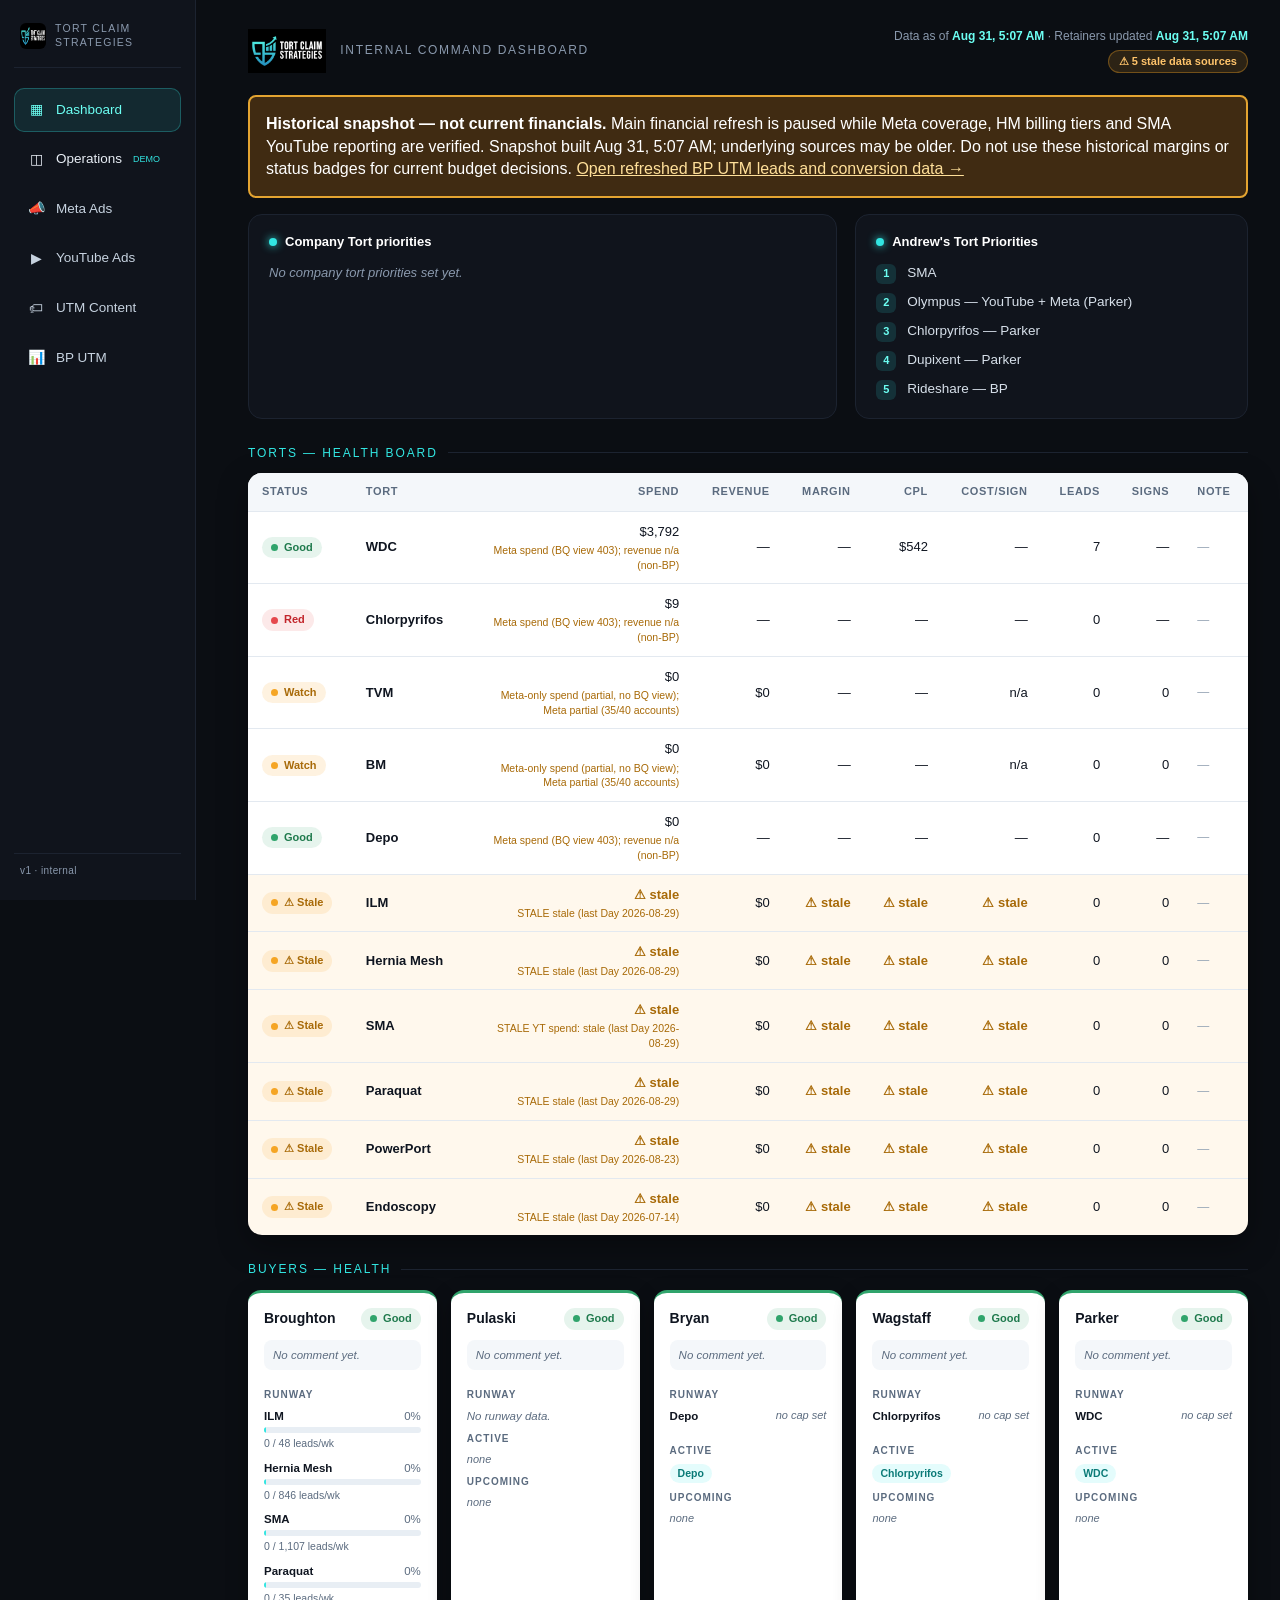
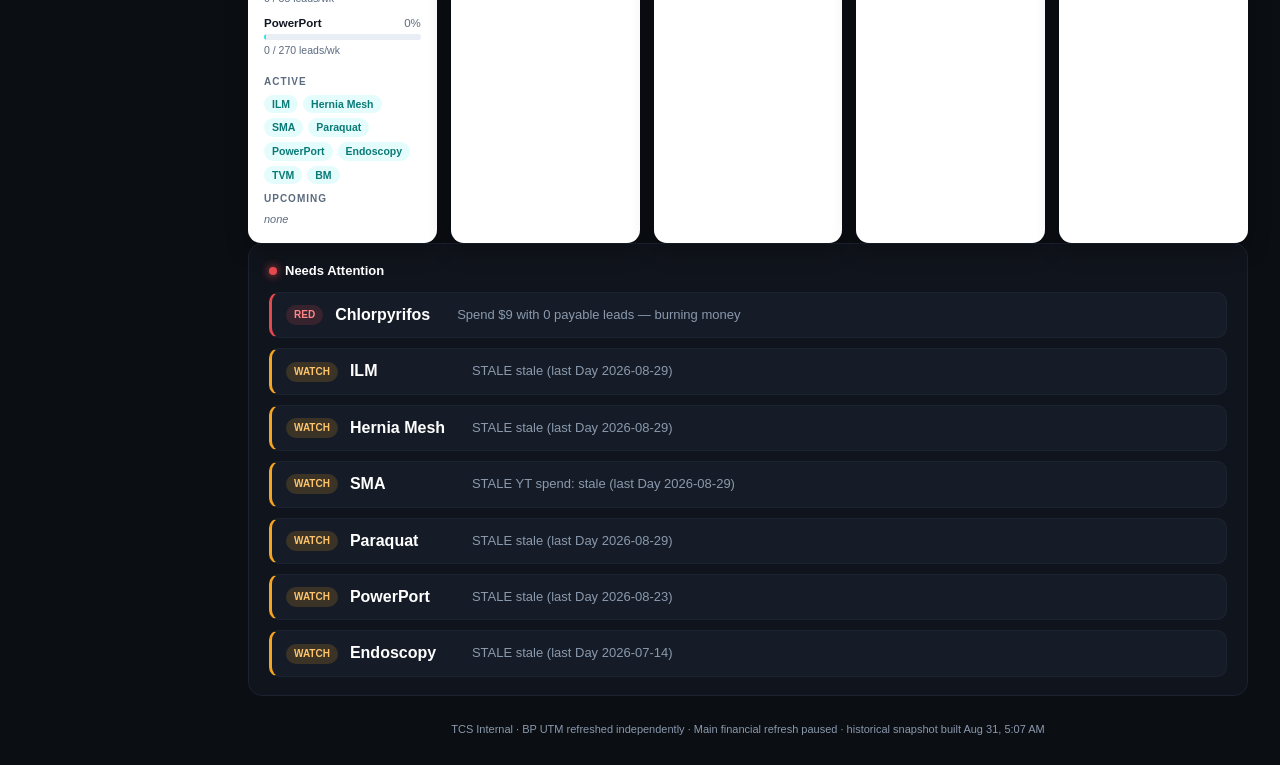
<file: index.html>
<!DOCTYPE html>
<html lang="en">
<head>
<meta charset="UTF-8">
<meta name="viewport" content="width=device-width, initial-scale=1.0">
<title>TCS Command — Internal Dashboard</title>
<link rel="stylesheet" href="styles.css">
</head>
<body>

<!-- Password gate removed (Aug 12 2026, per Andrew) — obscure URL only -->

<div id="app" class="wrap">

  <!-- Left sidebar nav (added Aug 11 2026) -->
  <nav class="sidebar">
    <div class="sb-brand">
      <img src="assets/logo.png" alt="TCS">
      <span>Tort Claim<br>Strategies</span>
    </div>
    <div class="navitem active" data-page="dashboard"><span class="ico">▦</span> Dashboard</div>
    <a class="navitem" href="operations.html" style="text-decoration:none;color:inherit"><span class="ico">◫</span> Operations <small style="font-size:9px;color:var(--accent)">DEMO</small></a>
    <div class="navitem" data-page="meta"><span class="ico">📣</span> Meta Ads</div>
    <div class="navitem" data-page="youtube"><span class="ico">▶</span> YouTube Ads</div>
    <div class="navitem" onclick="window.location.href='utm.html'"><span class="ico">🏷</span> UTM Content</div>
    <div class="navitem" onclick="window.location.href='bp-utm.html'"><span class="ico">📊</span> BP UTM</div>
    <div class="sb-foot">v1 · internal</div>
  </nav>

  <header>
    <div class="brand">
      <img src="assets/logo.png" alt="Tort Claim Strategies">
      <div class="sub">Internal Command Dashboard</div>
    </div>
    <div class="fresh" id="fresh"></div>
  </header>

  <div id="loading" class="loading">Loading dashboard data…</div>
  <div id="content"></div>

  <footer id="footer">TCS Internal · auto-refresh hourly (LP/BP/Meta/SR) · retainers daily</footer>
</div>

<div id="refresh-badge" class="refresh-badge hidden">refreshing…</div>

<script src="app.js"></script>
</body>
</html>
</file>
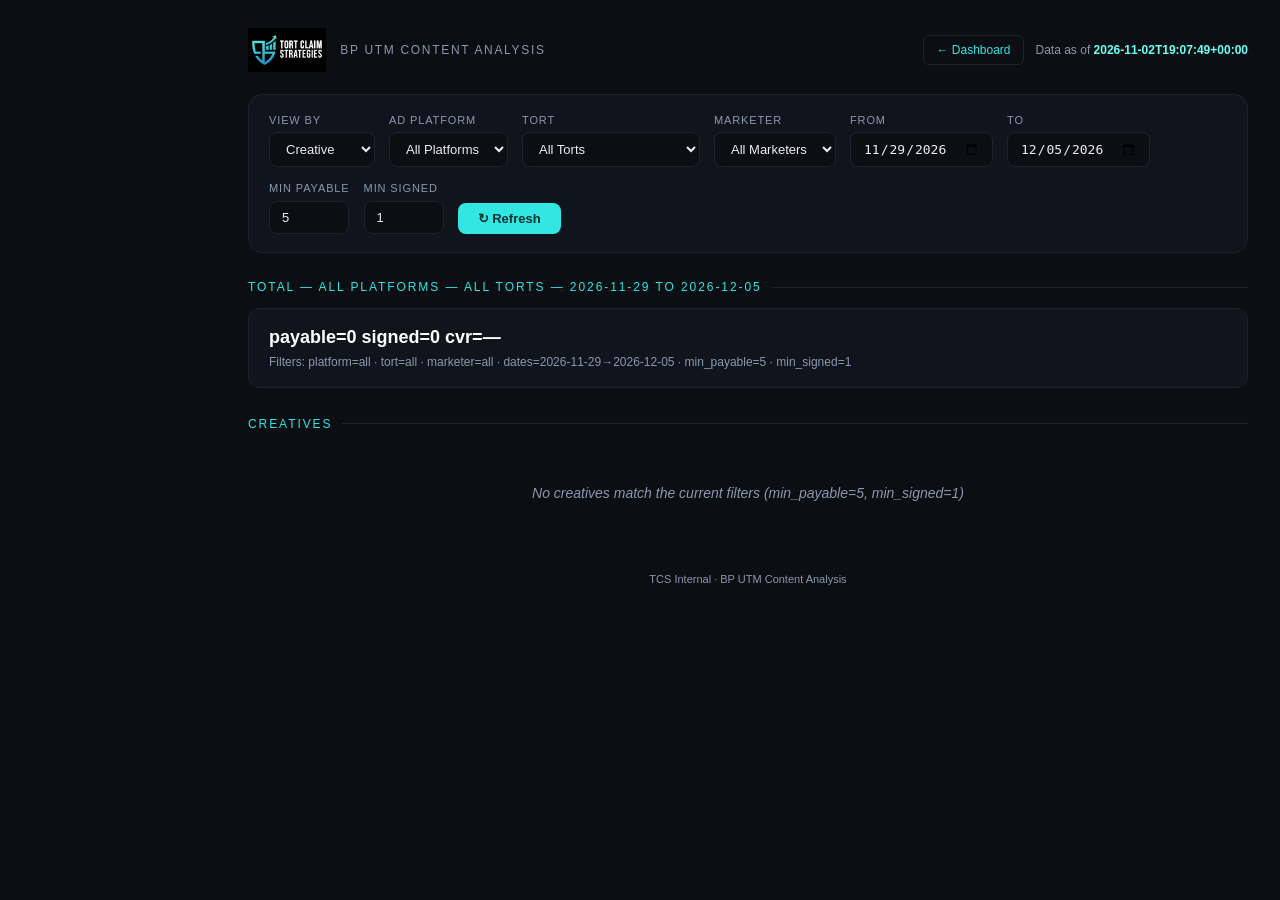
<file: bp-utm.html>
<!DOCTYPE html>
<html lang="en">
<head>
<meta charset="UTF-8">
<meta name="viewport" content="width=device-width, initial-scale=1.0">
<title>BP UTM Content Analysis — TCS</title>
<link rel="stylesheet" href="styles.css">
<style>
/* BP UTM Analysis — 6-filter layout */
.bp-utm-controls { background: var(--bg2); border: 1px solid var(--line-dark); border-radius: 14px; padding: 18px 20px; margin-bottom: 20px; }
.bp-utm-controls-row { display: flex; gap: 14px; flex-wrap: wrap; align-items: flex-end; }
.bp-utm-controls label { font-size: 11px; color: var(--muted); text-transform: uppercase; letter-spacing: .08em; display: block; margin-bottom: 4px; }
.bp-utm-controls select, .bp-utm-controls input { background: #0b0e13; border: 1px solid var(--line-dark); border-radius: 8px; color: #e8eef5; padding: 8px 12px; font-size: 13px; outline: none; }
.bp-utm-controls select:focus, .bp-utm-controls input:focus { border-color: var(--accent); }
.bp-utm-controls button { background: var(--accent); color: #04302f; font-weight: 700; border: none; border-radius: 8px; padding: 8px 20px; font-size: 13px; cursor: pointer; }
.bp-utm-controls button:hover { background: var(--accent2); }
.bp-utm-controls .num-input { width: 80px; }

.bp-utm-section { margin-bottom: 28px; }
.bp-utm-section-title { font-size: 12px; letter-spacing: .16em; text-transform: uppercase; color: var(--accent); margin: 26px 0 12px; display: flex; align-items: center; gap: 10px; }
.bp-utm-section-title::after { content: ""; flex: 1; height: 1px; background: var(--line-dark); }

.bp-utm-total { background: var(--bg2); border: 1px solid var(--line-dark); border-radius: 12px; padding: 16px 20px; margin-bottom: 16px; }
.bp-utm-total .big { font-size: 18px; font-weight: 700; color: #fff; }
.bp-utm-total .small { font-size: 12px; color: var(--muted); margin-top: 4px; }

.bp-utm-table-wrap { background: var(--panel); color: var(--ink); border-radius: 14px; overflow: hidden; box-shadow: 0 10px 30px rgba(0,0,0,.35); margin-top: 6px; }
.bp-utm-table-wrap .scroll { overflow-x: auto; }
.bp-utm-table { width: 100%; border-collapse: collapse; font-size: 12.5px; }
.bp-utm-table thead th { background: var(--panel2); color: var(--ink-soft); text-align: left; font-size: 10.5px; text-transform: uppercase; letter-spacing: .06em; padding: 10px 12px; border-bottom: 1px solid var(--line); }
.bp-utm-table tbody td { padding: 10px 12px; border-bottom: 1px solid var(--line); vertical-align: middle; }
.bp-utm-table tbody tr:last-child td { border-bottom: none; }
.bp-utm-table tbody tr:hover { background: #f0f6f9; }
.bp-utm-table .num { text-align: right; font-variant-numeric: tabular-nums; }
.bp-utm-table .label { font-weight: 600; color: var(--ink); max-width: 400px; }
.bp-utm-table .marketer-tag { font-size: 10px; font-weight: 700; padding: 2px 6px; border-radius: 4px; margin-right: 6px; }
.bp-utm-table .marketer-jor { background: rgba(50,230,226,.14); color: #0a8a86; }
.bp-utm-table .marketer-cha { background: rgba(245,165,36,.14); color: #a86a08; }
.bp-utm-table .marketer-mo { background: rgba(48,164,108,.14); color: #1f7a4d; }
.bp-utm-table .marketer-unt { background: rgba(138,153,173,.14); color: #5b6b7f; }
.bp-utm-table .platform-tag { font-size: 9px; font-weight: 700; padding: 2px 5px; border-radius: 4px; margin-right: 4px; }
.bp-utm-table .platform-meta { background: rgba(24,119,242,.14); color: #1877f2; }
.bp-utm-table .platform-yt { background: rgba(255,0,0,.14); color: #ff0000; }

.cvr-high { color: var(--green); font-weight: 700; }
.cvr-mid { color: #a86a08; font-weight: 600; }
.cvr-low { color: var(--red); font-weight: 600; }

.flag { font-size: 11px; margin-left: 6px; }
.flag-green { color: var(--green); }
.flag-amber { color: var(--amber); }
.flag-red { color: var(--red); }

.dim-grid { display: grid; grid-template-columns: repeat(auto-fit, minmax(280px, 1fr)); gap: 14px; margin-top: 12px; }
.dim-card { background: var(--bg2); border: 1px solid var(--line-dark); border-radius: 10px; padding: 12px 14px; }
.dim-card h5 { font-size: 11px; color: var(--accent); text-transform: uppercase; letter-spacing: .1em; margin-bottom: 8px; }
.dim-row { display: flex; justify-content: space-between; font-size: 12px; padding: 4px 0; border-bottom: 1px solid var(--line-dark); }
.dim-row:last-child { border-bottom: none; }
.dim-row .v { font-weight: 600; color: #fff; }
.dim-row .n { color: var(--muted); font-variant-numeric: tabular-nums; }

.loading-utm { text-align: center; color: var(--muted); font-size: 14px; padding: 60px 0; }
.error-utm { text-align: center; color: var(--red); font-size: 14px; padding: 60px 0; }
.empty-utm { text-align: center; color: var(--muted); font-size: 14px; padding: 40px; font-style: italic; }

@media (max-width: 820px) {
  .bp-utm-controls-row { flex-direction: column; align-items: stretch; }
  .dim-grid { grid-template-columns: 1fr; }
}
</style>
</head>
<body>

<!-- Password gate removed (Aug 12 2026, per Andrew) — obscure URL only -->

<div id="app" class="wrap">
  <header>
    <div class="brand">
      <img src="assets/logo.png" alt="Tort Claim Strategies">
      <div class="sub">BP UTM Content Analysis</div>
    </div>
    <div style="display:flex;gap:12px;align-items:center">
      <a href="index.html" style="color:var(--accent);font-size:12px;text-decoration:none;border:1px solid var(--line-dark);padding:6px 12px;border-radius:6px;">← Dashboard</a>
      <div class="fresh" id="fresh">Loading…</div>
    </div>
  </header>

  <div id="content">
    <div class="loading-utm">Loading BP UTM data…</div>
  </div>

  <footer id="footer">TCS Internal · BP UTM Content Analysis</footer>
</div>

<script>
// Password gate removed (Aug 12 2026, per Andrew) — obscure URL only.
// Auto-load data on page open.
loadData();

let rawData = null;
let currentPlatform = "all";
let currentTort = "all";
let currentMarketer = "all";
let dateFrom = "";
let dateTo = "";
let minPayable = 5;
let minSigned = 1;
let viewBy = "creative"; // "creative" | "campaign"

function esc(s) {
  return String(s).replace(/[&<>"']/g, (c) => ({
    "&": "&amp;", "<": "&lt;", ">": "&gt;", '"': "&quot;", "'": "&#39;"
  }[c]));
}

function fmtPct(v) {
  if (v === null || v === undefined) return "—";
  return Number(v).toFixed(1).replace(/\.0$/, "") + "%";
}

function cvrClass(v, target) {
  if (v === null || v === undefined) return "";
  if (target && v >= target) return "cvr-high";
  if (v >= 15) return "cvr-high";
  if (v >= 8) return "cvr-mid";
  return "cvr-low";
}

function cvrFlag(v, target) {
  if (v === null || v === undefined) return "";
  if (target && v >= target) return '<span class="flag flag-green">✅</span>';
  if (v >= 25) return '<span class="flag flag-green">✅</span>';
  if (v >= 15) return '<span class="flag flag-amber">⚠️</span>';
  return '<span class="flag flag-red">🔴</span>';
}

function marketerTag(m) {
  const cls = m === "Jordan" ? "marketer-jor" : m === "Charlie" ? "marketer-cha" : m === "Morane" ? "marketer-mo" : "marketer-unt";
  const short = m === "Jordan" ? "JOR" : m === "Charlie" ? "CHA" : m === "Morane" ? "MO" : "UNT";
  return `<span class="marketer-tag ${cls}">${short}</span>`;
}

function platformTag(p) {
  if (p === "Meta") return '<span class="platform-tag platform-meta">M</span>';
  if (p === "YouTube") return '<span class="platform-tag platform-yt">YT</span>';
  return '';
}

async function loadData() {
  try {
    const r = await fetch("bp_utm_data.json?t=" + Date.now());
    if (!r.ok) throw new Error("No bp_utm_data.json — run build_bp_utm_data.py first");
    rawData = await r.json();
    document.getElementById("fresh").innerHTML = 
      `Data as of <b>${rawData.generated_at}</b>`;
    renderControls();
    renderAnalysis();
  } catch (e) {
    document.getElementById("content").innerHTML = 
      `<div class="error-utm">Failed to load data: ${esc(e.message)}<br><br>
       <small>Run: HOME=/Users/andyoc python3 build_bp_utm_data.py</small></div>`;
  }
}

function renderControls() {
  // Build tort options
  const tortOptions = [`<option value="all">All Torts</option>`].concat(
    rawData.torts.map(t => `<option value="${t.tort_id}" ${currentTort === t.tort_id ? "selected" : ""}>${t.tort_name}</option>`)
  ).join("");
  
  // Build platform options
  const platformOptions = [
    `<option value="all" ${currentPlatform === "all" ? "selected" : ""}>All Platforms</option>`,
    `<option value="Meta" ${currentPlatform === "Meta" ? "selected" : ""}>Meta</option>`,
    `<option value="YouTube" ${currentPlatform === "YouTube" ? "selected" : ""}>YouTube</option>`
  ].join("");
  
  // Build marketer options
  const marketerOptions = [
    `<option value="all" ${currentMarketer === "all" ? "selected" : ""}>All Marketers</option>`,
    `<option value="Jordan" ${currentMarketer === "Jordan" ? "selected" : ""}>Jordan</option>`,
    `<option value="Charlie" ${currentMarketer === "Charlie" ? "selected" : ""}>Charlie</option>`,
    `<option value="Morane" ${currentMarketer === "Morane" ? "selected" : ""}>Morane</option>`,
    `<option value="Untagged" ${currentMarketer === "Untagged" ? "selected" : ""}>Untagged</option>`
  ].join("");
  
  // Default date range: last 7 days
  const today = new Date().toISOString().split('T')[0];
  const weekAgo = new Date(Date.now() - 6 * 24 * 60 * 60 * 1000).toISOString().split('T')[0];
  if (!dateFrom) dateFrom = weekAgo;
  if (!dateTo) dateTo = today;
  
  const html = `
    <div class="bp-utm-controls">
      <div class="bp-utm-controls-row">
        <div>
          <label>View By</label>
          <select id="filter-viewby" onchange="viewBy=this.value; renderAnalysis()">
            <option value="creative" ${viewBy === "creative" ? "selected" : ""}>Creative</option>
            <option value="campaign" ${viewBy === "campaign" ? "selected" : ""}>Campaign</option>
          </select>
        </div>
        <div>
          <label>Ad Platform</label>
          <select id="filter-platform" onchange="currentPlatform=this.value; renderAnalysis()">${platformOptions}</select>
        </div>
        <div>
          <label>Tort</label>
          <select id="filter-tort" onchange="currentTort=this.value; renderAnalysis()">${tortOptions}</select>
        </div>
        <div>
          <label>Marketer</label>
          <select id="filter-marketer" onchange="currentMarketer=this.value; renderAnalysis()">${marketerOptions}</select>
        </div>
        <div>
          <label>From</label>
          <input type="date" id="filter-date-from" value="${dateFrom}" onchange="dateFrom=this.value; renderAnalysis()">
        </div>
        <div>
          <label>To</label>
          <input type="date" id="filter-date-to" value="${dateTo}" onchange="dateTo=this.value; renderAnalysis()">
        </div>
        <div>
          <label>Min Payable</label>
          <input type="number" class="num-input" id="filter-min-payable" value="${minPayable}" min="1" onchange="minPayable=parseInt(this.value)||1; renderAnalysis()">
        </div>
        <div>
          <label>Min Signed</label>
          <input type="number" class="num-input" id="filter-min-signed" value="${minSigned}" min="0" onchange="minSigned=parseInt(this.value)||0; renderAnalysis()">
        </div>
        <div>
          <button onclick="loadData()">↻ Refresh</button>
        </div>
      </div>
    </div>
    <div id="analysis"></div>
  `;
  document.getElementById("content").innerHTML = html;
}

function renderAnalysis() {
  // Collect all leads matching filters, then aggregate by creative or campaign (viewBy)
  let creativeMap = {};  // key: platform|marketer|grainValue|tort -> {payable, signed}
  let totalPayable = 0;
  let totalSigned = 0;
  
  for (const tort of rawData.torts) {
    if (currentTort !== "all" && tort.tort_id !== currentTort) continue;
    
    const target = tort.target_cvr;
    
    for (const lead of (tort.leads || [])) {
      // Filter by platform
      if (currentPlatform !== "all" && lead.platform !== currentPlatform) continue;
      
      // Filter by marketer
      if (currentMarketer !== "all" && lead.marketer !== currentMarketer) continue;
      
      // Filter by date range
      if (dateFrom && lead.date < dateFrom) continue;
      if (dateTo && lead.date > dateTo) continue;
      
      // Aggregate by creative (label) or campaign, per viewBy toggle
      const grainValue = viewBy === "campaign" ? (lead.campaign || "(blank)") : lead.label;
      const key = `${lead.platform}|${lead.marketer}|${grainValue}|${tort.tort_name}`;
      if (!creativeMap[key]) {
        creativeMap[key] = {
          platform: lead.platform,
          marketer: lead.marketer,
          label: grainValue,
          tort_name: tort.tort_name,
          target_cvr: target,
          payable: 0,
          signed: 0
        };
      }
      creativeMap[key].payable += 1;
      creativeMap[key].signed += lead.signed;
    }
  }
  
  // Convert to array and apply min thresholds
  let allCreatives = Object.values(creativeMap)
    .filter(c => c.payable >= minPayable && c.signed >= minSigned)
    .map(c => ({
      ...c,
      cvr: c.payable > 0 ? round(100 * c.signed / c.payable, 1) : null
    }));
  
  // Sort by CVR desc, then signed desc
  allCreatives.sort((a, b) => {
    const cvrA = a.payable > 0 ? a.signed / a.payable : 0;
    const cvrB = b.payable > 0 ? b.signed / b.payable : 0;
    if (cvrB !== cvrA) return cvrB - cvrA;
    return b.signed - a.signed;
  });
  
  // Recalculate totals from filtered creatives
  totalPayable = allCreatives.reduce((s, c) => s + c.payable, 0);
  totalSigned = allCreatives.reduce((s, c) => s + c.signed, 0);
  const totalCvr = totalPayable > 0 ? round(100 * totalSigned / totalPayable, 1) : null;
  
  // Build HTML
  let html = "";
  
  // TOTAL
  html += `<div class="bp-utm-section">
    <div class="bp-utm-section-title">TOTAL — ${currentPlatform === "all" ? "All Platforms" : currentPlatform} — ${currentTort === "all" ? "All Torts" : rawData.torts.find(t => t.tort_id === currentTort)?.tort_name || currentTort} — ${dateFrom} to ${dateTo}</div>
    <div class="bp-utm-total">
      <div class="big">payable=${totalPayable.toLocaleString()} signed=${totalSigned.toLocaleString()} cvr=${fmtPct(totalCvr)}</div>
      <div class="small">Filters: platform=${currentPlatform} · tort=${currentTort} · marketer=${currentMarketer} · dates=${dateFrom}→${dateTo} · min_payable=${minPayable} · min_signed=${minSigned}</div>
    </div>
  </div>`;
  
  // CREATIVES / CAMPAIGNS
  const grainLabel = viewBy === "campaign" ? "Campaigns" : "Creatives";
  const grainColHeader = viewBy === "campaign" ? "Campaign" : "Creative";
  if (allCreatives.length) {
    html += `<div class="bp-utm-section">
      <div class="bp-utm-section-title">${grainLabel} (${allCreatives.length} matching filters)</div>
      <div class="bp-utm-table-wrap"><div class="scroll"><table class="bp-utm-table">
        <thead><tr><th>${grainColHeader}</th><th>Tort</th><th class="num">Payable</th><th class="num">Signed</th><th class="num">CVR</th></tr></thead>
        <tbody>${allCreatives.map(c => `
          <tr>
            <td class="label">${platformTag(c.platform)}${marketerTag(c.marketer)} ${esc(c.label)}</td>
            <td>${esc(c.tort_name)}</td>
            <td class="num">${c.payable.toLocaleString()}</td>
            <td class="num">${c.signed.toLocaleString()}</td>
            <td class="num ${cvrClass(c.cvr, c.target_cvr)}">${fmtPct(c.cvr)} ${cvrFlag(c.cvr, c.target_cvr)}</td>
          </tr>`).join("")}
        </tbody>
      </table></div></div>
    </div>`;
  } else {
    html += `<div class="bp-utm-section">
      <div class="bp-utm-section-title">${grainLabel}</div>
      <div class="empty-utm">No ${grainLabel.toLowerCase()} match the current filters (min_payable=${minPayable}, min_signed=${minSigned})</div>
    </div>`;
  }
  
  document.getElementById("analysis").innerHTML = html;
}

function round(v, d) {
  const m = Math.pow(10, d);
  return Math.round(v * m) / m;
}
</script>
</body>
</html>
</file>
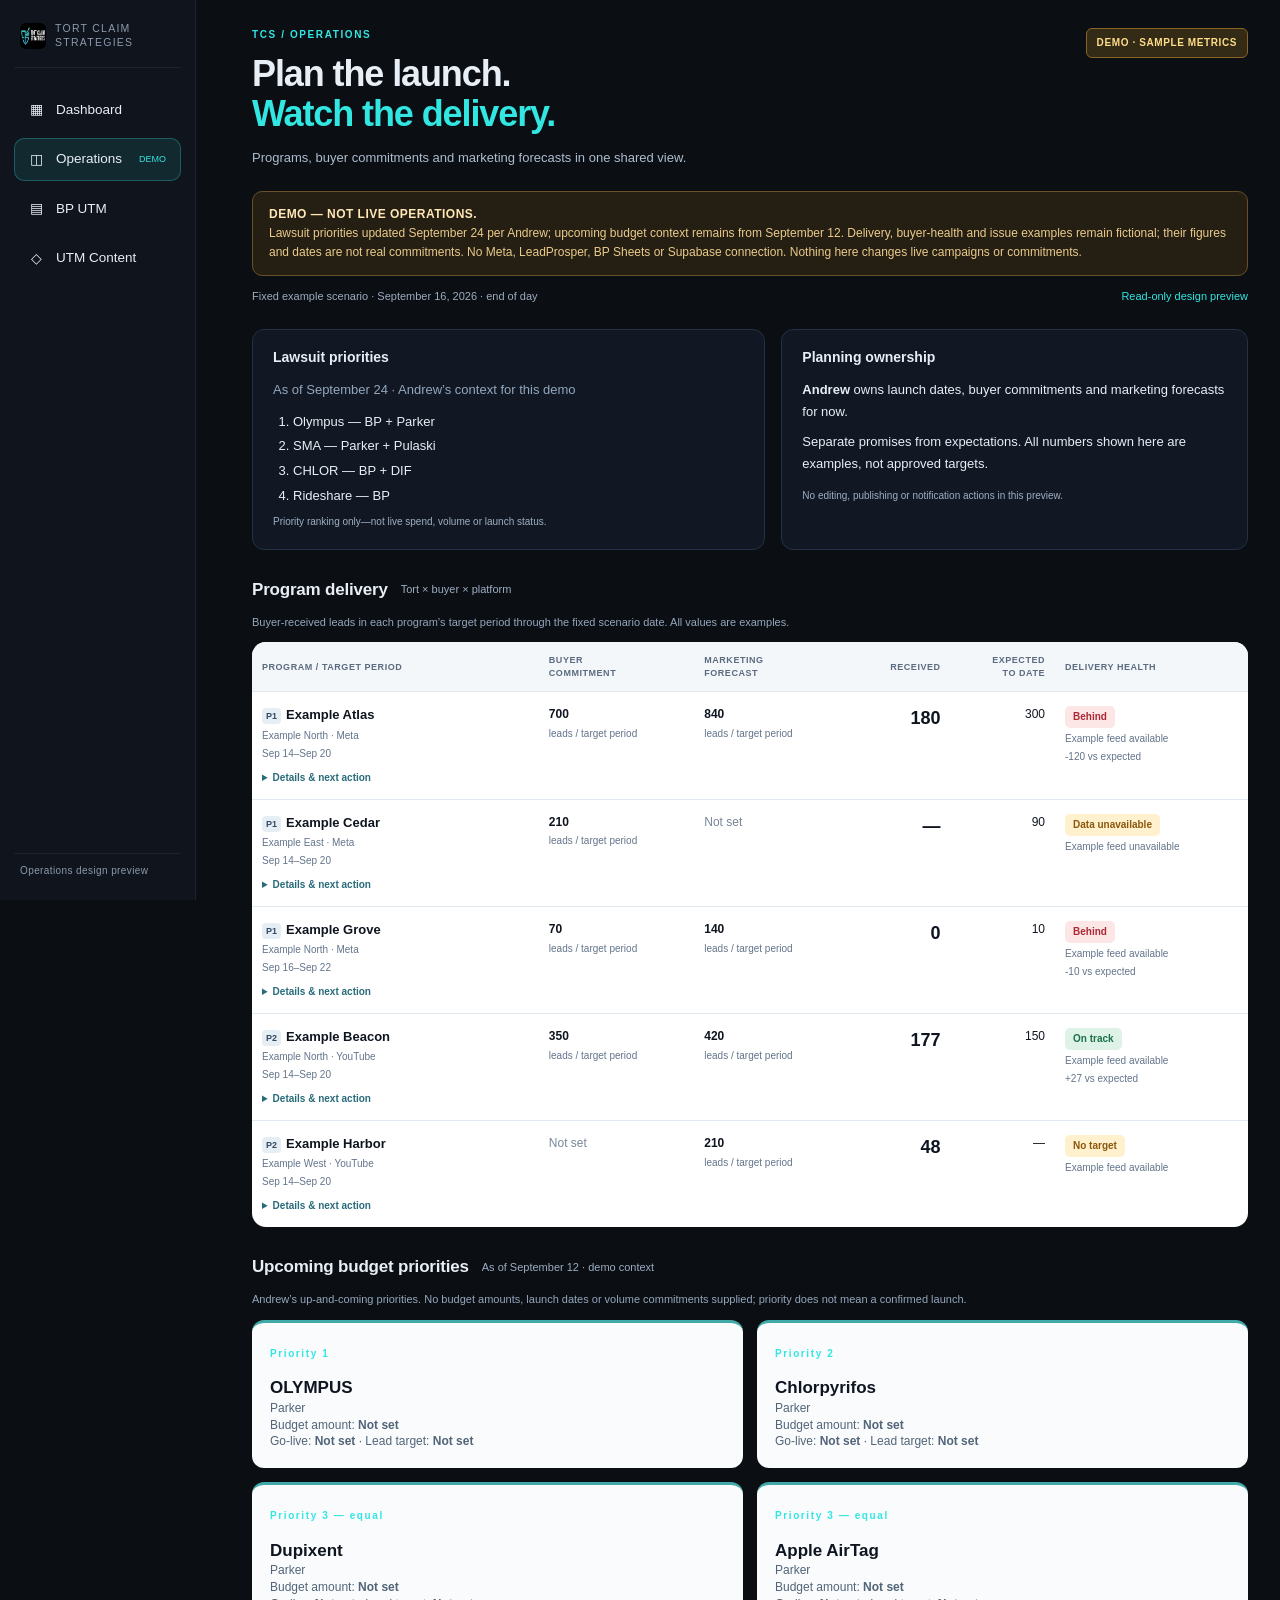
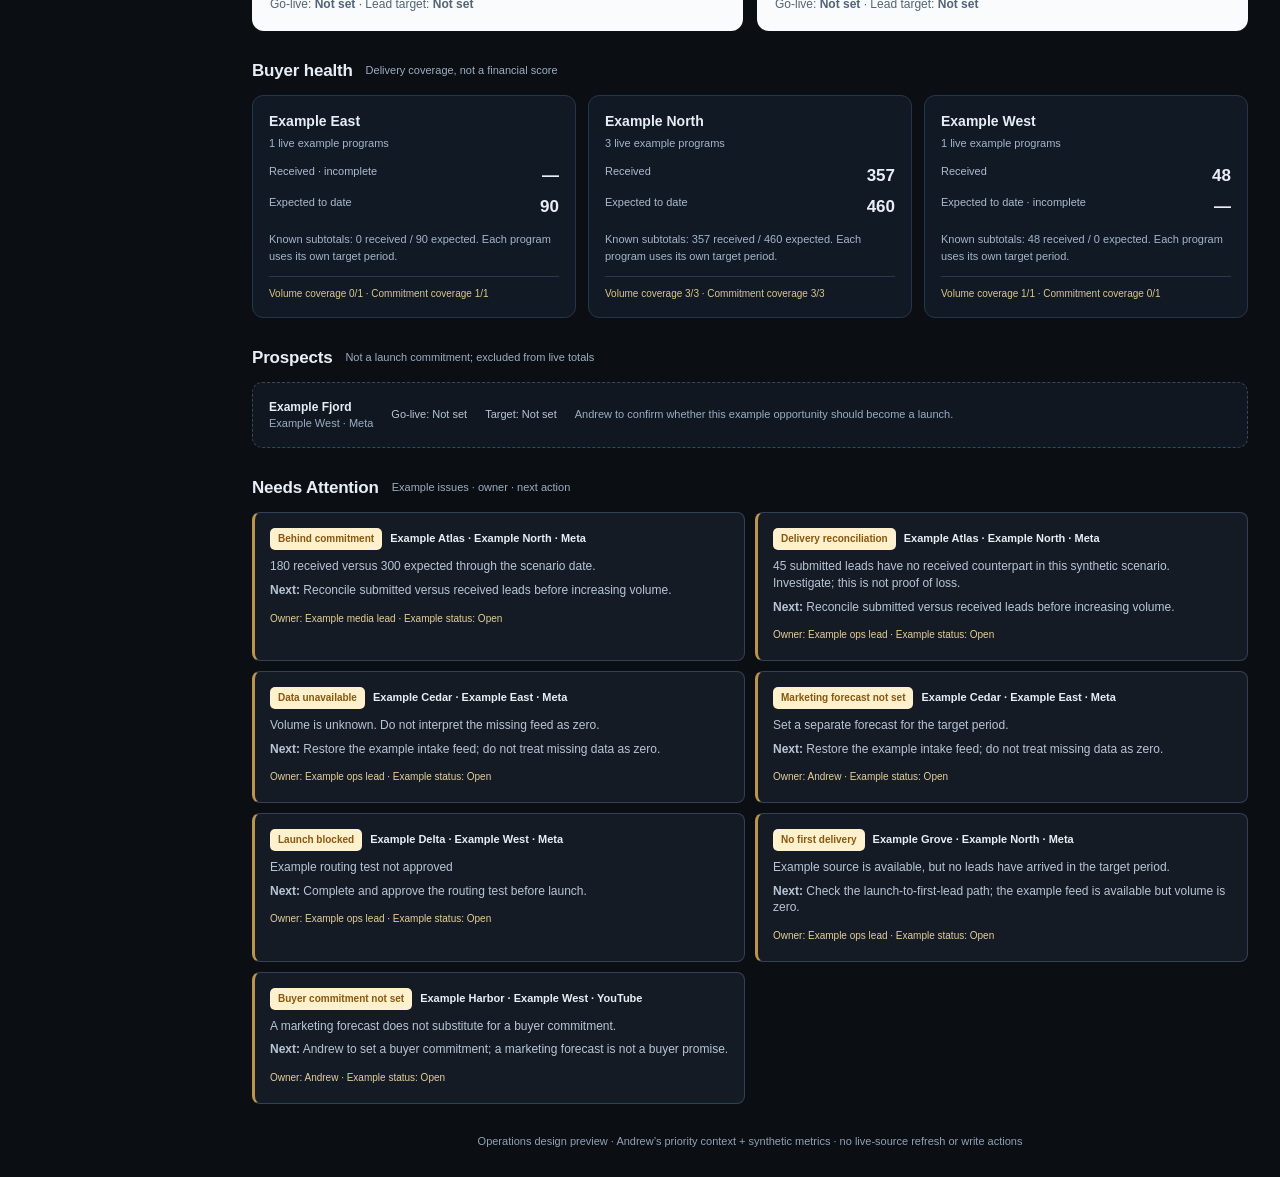
<file: operations.html>
<!doctype html>
<html lang="en"><head><meta charset="utf-8"><meta name="viewport" content="width=device-width,initial-scale=1">
<meta http-equiv="Content-Security-Policy" content="default-src 'none'; script-src 'self'; style-src 'self'; connect-src 'self'; img-src 'self'; base-uri 'none'; form-action 'none'">
<title>Operations — Example Data | TCS</title><link rel="stylesheet" href="styles.css"><link rel="stylesheet" href="operations.css">
<script defer src="operations-model.js"></script><script defer src="operations.js"></script></head>
<body class="ops-page"><div class="wrap">
<nav class="sidebar" aria-label="Dashboard navigation"><div class="sb-brand"><img src="assets/logo.png" alt="TCS"><span>Tort Claim<br>Strategies</span></div>
<a class="navitem" href="index.html"><span class="ico">▦</span>Dashboard</a><a class="navitem active" href="operations.html" aria-current="page"><span class="ico">◫</span>Operations <small>DEMO</small></a>
<a class="navitem" href="bp-utm.html"><span class="ico">▤</span>BP UTM</a><a class="navitem" href="utm.html"><span class="ico">◇</span>UTM Content</a><div class="sb-foot">Operations design preview</div></nav>
<header><div><div class="eyebrow">TCS / OPERATIONS</div><h1>Plan the launch.<br><span>Watch the delivery.</span></h1><p class="lede">Programs, buyer commitments and marketing forecasts in one shared view.</p></div><span class="demo-badge">DEMO · SAMPLE METRICS</span></header>
<div class="demo-banner" role="note"><strong>DEMO — NOT LIVE OPERATIONS.</strong> Lawsuit priorities updated September 24 per Andrew; upcoming budget context remains from September 12. Delivery, buyer-health and issue examples remain fictional; their figures and dates are not real commitments. No Meta, LeadProsper, BP Sheets or Supabase connection. Nothing here changes live campaigns or commitments.</div>
<div id="ops-state" role="status">Loading example scenario…</div><div id="ops-content" hidden></div>
<footer>Operations design preview · Andrew’s priority context + synthetic metrics · no live-source refresh or write actions</footer></div></body></html>
</file>
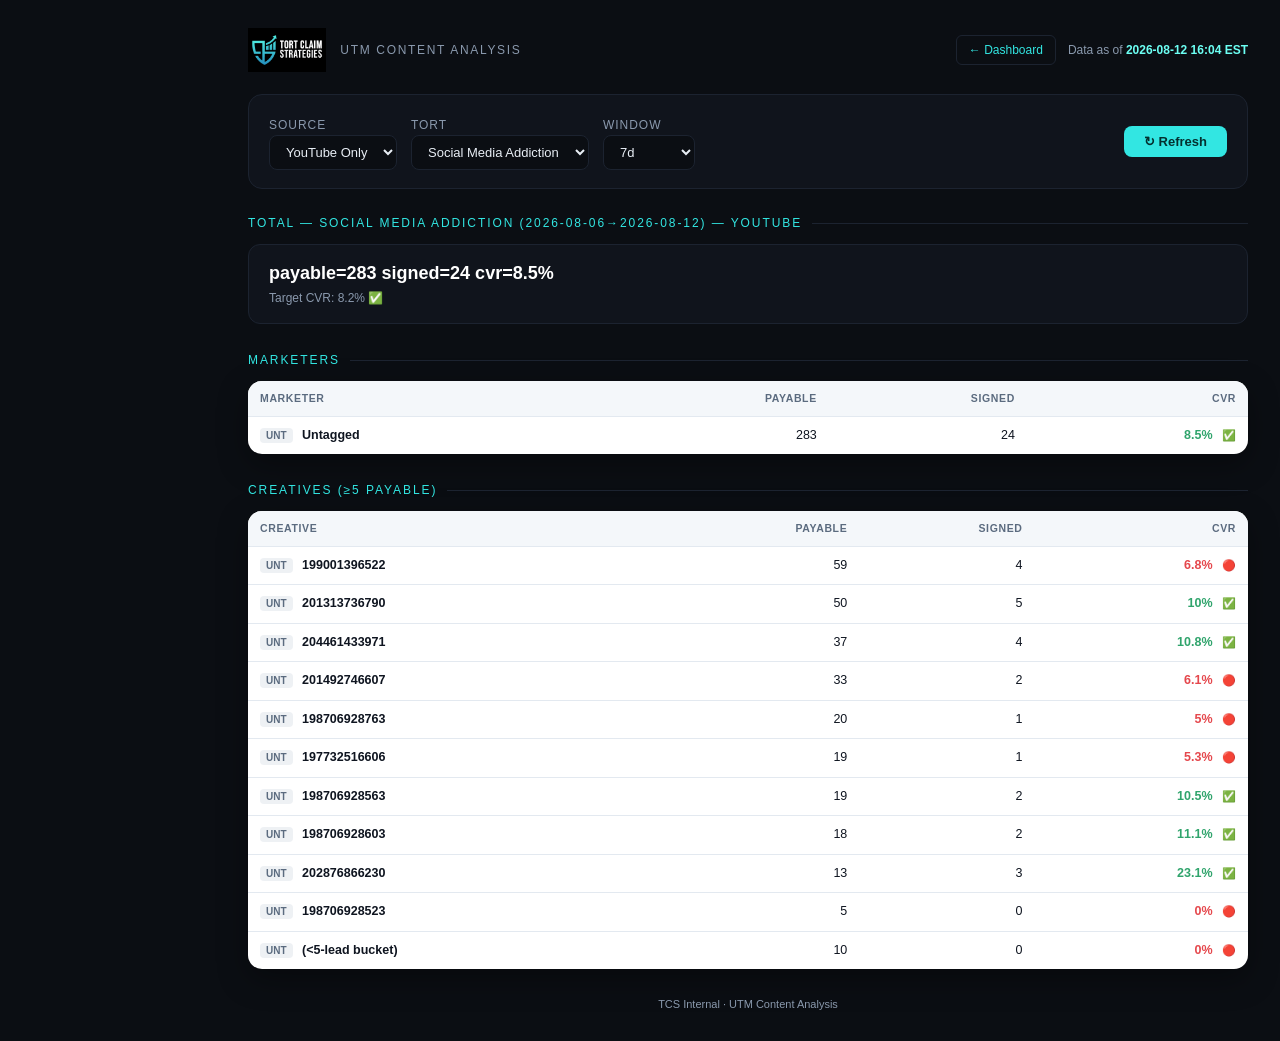
<file: utm.html>
<!DOCTYPE html>
<html lang="en">
<head>
<meta charset="UTF-8">
<meta name="viewport" content="width=device-width, initial-scale=1.0">
<title>UTM Content Analysis — TCS</title>
<link rel="stylesheet" href="styles.css">
<style>
/* UTM Analysis — matches utm_analysis.py output format */
.utm-controls { background: var(--bg2); border: 1px solid var(--line-dark); border-radius: 14px; padding: 18px 20px; margin-bottom: 20px; }
.utm-controls-row { display: flex; gap: 14px; flex-wrap: wrap; align-items: center; }
.utm-controls label { font-size: 12px; color: var(--muted); text-transform: uppercase; letter-spacing: .08em; }
.utm-controls select { background: #0b0e13; border: 1px solid var(--line-dark); border-radius: 8px; color: #e8eef5; padding: 8px 12px; font-size: 13px; outline: none; }
.utm-controls select:focus { border-color: var(--accent); }
.utm-controls button { background: var(--accent); color: #04302f; font-weight: 700; border: none; border-radius: 8px; padding: 8px 20px; font-size: 13px; cursor: pointer; }
.utm-controls button:hover { background: var(--accent2); }

.utm-section { margin-bottom: 28px; }
.utm-section-title { font-size: 12px; letter-spacing: .16em; text-transform: uppercase; color: var(--accent); margin: 26px 0 12px; display: flex; align-items: center; gap: 10px; }
.utm-section-title::after { content: ""; flex: 1; height: 1px; background: var(--line-dark); }

.utm-total { background: var(--bg2); border: 1px solid var(--line-dark); border-radius: 12px; padding: 16px 20px; margin-bottom: 16px; }
.utm-total .big { font-size: 18px; font-weight: 700; color: #fff; }
.utm-total .small { font-size: 12px; color: var(--muted); margin-top: 4px; }

.utm-table-wrap { background: var(--panel); color: var(--ink); border-radius: 14px; overflow: hidden; box-shadow: 0 10px 30px rgba(0,0,0,.35); margin-top: 6px; }
.utm-table-wrap .scroll { overflow-x: auto; }
.utm-table { width: 100%; border-collapse: collapse; font-size: 12.5px; }
.utm-table thead th { background: var(--panel2); color: var(--ink-soft); text-align: left; font-size: 10.5px; text-transform: uppercase; letter-spacing: .06em; padding: 10px 12px; border-bottom: 1px solid var(--line); }
.utm-table tbody td { padding: 10px 12px; border-bottom: 1px solid var(--line); vertical-align: middle; }
.utm-table tbody tr:last-child td { border-bottom: none; }
.utm-table tbody tr:hover { background: #f0f6f9; }
.utm-table .num { text-align: right; font-variant-numeric: tabular-nums; }
.utm-table .label { font-weight: 600; color: var(--ink); max-width: 400px; }
.utm-table .marketer-tag { font-size: 10px; font-weight: 700; padding: 2px 6px; border-radius: 4px; margin-right: 6px; }
.utm-table .marketer-jor { background: rgba(50,230,226,.14); color: #0a8a86; }
.utm-table .marketer-cha { background: rgba(245,165,36,.14); color: #a86a08; }
.utm-table .marketer-mo { background: rgba(48,164,108,.14); color: #1f7a4d; }
.utm-table .marketer-unt { background: rgba(138,153,173,.14); color: #5b6b7f; }

.cvr-high { color: var(--green); font-weight: 700; }
.cvr-mid { color: #a86a08; font-weight: 600; }
.cvr-low { color: var(--red); font-weight: 600; }
.cvr-target { font-size: 10px; color: var(--muted); margin-left: 4px; }

.flag { font-size: 11px; margin-left: 6px; }
.flag-green { color: var(--green); }
.flag-amber { color: var(--amber); }
.flag-red { color: var(--red); }

.dim-grid { display: grid; grid-template-columns: repeat(auto-fit, minmax(280px, 1fr)); gap: 14px; margin-top: 12px; }
.dim-card { background: var(--bg2); border: 1px solid var(--line-dark); border-radius: 10px; padding: 12px 14px; }
.dim-card h5 { font-size: 11px; color: var(--accent); text-transform: uppercase; letter-spacing: .1em; margin-bottom: 8px; }
.dim-row { display: flex; justify-content: space-between; font-size: 12px; padding: 4px 0; border-bottom: 1px solid var(--line-dark); }
.dim-row:last-child { border-bottom: none; }
.dim-row .v { font-weight: 600; color: #fff; }
.dim-row .n { color: var(--muted); font-variant-numeric: tabular-nums; }

.loading-utm { text-align: center; color: var(--muted); font-size: 14px; padding: 60px 0; }
.error-utm { text-align: center; color: var(--red); font-size: 14px; padding: 60px 0; }

@media (max-width: 820px) {
  .utm-controls-row { flex-direction: column; align-items: stretch; }
  .dim-grid { grid-template-columns: 1fr; }
}
</style>
</head>
<body>

<!-- Password gate removed (Aug 12 2026, per Andrew) — obscure URL only -->

<div id="app" class="wrap">
  <header>
    <div class="brand">
      <img src="assets/logo.png" alt="Tort Claim Strategies">
      <div class="sub">UTM Content Analysis</div>
    </div>
    <div style="display:flex;gap:12px;align-items:center">
      <a href="index.html" style="color:var(--accent);font-size:12px;text-decoration:none;border:1px solid var(--line-dark);padding:6px 12px;border-radius:6px;">← Dashboard</a>
      <div class="fresh" id="fresh">Loading…</div>
    </div>
  </header>

  <div id="content">
    <div class="loading-utm">Loading UTM data…</div>
  </div>

  <footer id="footer">TCS Internal · UTM Content Analysis</footer>
</div>

<script>
// Password gate removed (Aug 12 2026, per Andrew) — obscure URL only.
// Auto-load data on page open.
loadData();

let rawData = null;
let currentTort = "sma";
let currentWindow = "7d";
let currentSource = "youtube"; // "youtube" or "all"

function esc(s) {
  return String(s).replace(/[&<>"']/g, (c) => ({
    "&": "&amp;", "<": "&lt;", ">": "&gt;", '"': "&quot;", "'": "&#39;"
  }[c]));
}

function fmtPct(v) {
  if (v === null || v === undefined) return "—";
  return Number(v).toFixed(1).replace(/\.0$/, "") + "%";
}

function cvrClass(v, target) {
  if (v === null || v === undefined) return "";
  if (target && v >= target) return "cvr-high";
  if (v >= 15) return "cvr-high";
  if (v >= 8) return "cvr-mid";
  return "cvr-low";
}

function cvrFlag(v, target) {
  if (v === null || v === undefined) return "";
  if (target && v >= target) return '<span class="flag flag-green">✅</span>';
  if (v >= 25) return '<span class="flag flag-green">✅</span>';
  if (v >= 15) return '<span class="flag flag-amber">⚠️</span>';
  return '<span class="flag flag-red">🔴</span>';
}

function marketerTag(m) {
  const cls = m === "Jordan" ? "marketer-jor" : m === "Charlie" ? "marketer-cha" : m === "Morane" ? "marketer-mo" : "marketer-unt";
  const short = m === "Jordan" ? "JOR" : m === "Charlie" ? "CHA" : m === "Morane" ? "MO" : "UNT";
  return `<span class="marketer-tag ${cls}">${short}</span>`;
}

async function loadData() {
  try {
    const r = await fetch("utm_data.json?t=" + Date.now());
    if (!r.ok) throw new Error("No utm_data.json — run build_utm_data.py first");
    rawData = await r.json();
    document.getElementById("fresh").innerHTML = 
      `Data as of <b>${rawData.generated_at}</b>`;
    renderControls();
    renderAnalysis();
  } catch (e) {
    document.getElementById("content").innerHTML = 
      `<div class="error-utm">Failed to load data: ${esc(e.message)}<br><br>
       <small>Run: HOME=/Users/andyoc python3 build_utm_data.py</small></div>`;
  }
}

function renderControls() {
  // Filter torts based on source selection
  let availableTorts = rawData.torts;
  if (currentSource === "youtube") {
    // Only show torts with YouTube leads in Lifetime
    availableTorts = rawData.torts.filter(t => {
      const lt = t.windows["Lifetime"];
      return lt && lt.total && lt.total.payable > 0;
    });
    // Auto-select first available tort if current is not in list
    if (!availableTorts.find(t => t.tort_id === currentTort)) {
      currentTort = availableTorts.length ? availableTorts[0].tort_id : "sma";
    }
  }
  
  const tortOptions = availableTorts.map(t => 
    `<option value="${t.tort_id}" ${currentTort === t.tort_id ? "selected" : ""}>${t.tort_name}</option>`
  ).join("");
  
  const windowOptions = ["7d", "14d", "30d", "Lifetime"].map(w =>
    `<option value="${w}" ${currentWindow === w ? "selected" : ""}>${w}</option>`
  ).join("");
  
  const sourceOptions = [
    `<option value="youtube" ${currentSource === "youtube" ? "selected" : ""}>YouTube Only</option>`,
    `<option value="all" ${currentSource === "all" ? "selected" : ""}>All Sources</option>`
  ].join("");
  
  const html = `
    <div class="utm-controls">
      <div class="utm-controls-row">
        <div>
          <label>Source</label><br>
          <select id="filter-source" onchange="currentSource=this.value; renderControls(); renderAnalysis()">${sourceOptions}</select>
        </div>
        <div>
          <label>Tort</label><br>
          <select id="filter-tort" onchange="currentTort=this.value; renderAnalysis()">${tortOptions}</select>
        </div>
        <div>
          <label>Window</label><br>
          <select id="filter-window" onchange="currentWindow=this.value; renderAnalysis()">${windowOptions}</select>
        </div>
        <div style="margin-left:auto">
          <button onclick="loadData()">↻ Refresh</button>
        </div>
      </div>
    </div>
    <div id="analysis"></div>
  `;
  document.getElementById("content").innerHTML = html;
}

function renderAnalysis() {
  const tort = rawData.torts.find(t => t.tort_id === currentTort);
  if (!tort) {
    document.getElementById("analysis").innerHTML = "<div class='error-utm'>Tort not found</div>";
    return;
  }
  
  const w = tort.windows[currentWindow];
  if (!w || !w.total) {
    document.getElementById("analysis").innerHTML = `<div class='error-utm'>No data for ${esc(tort.tort_name)} in ${esc(currentWindow)} window</div>`;
    return;
  }
  
  // Check if this tort has any data at all for the selected source
  if (w.total.payable === 0 && currentSource === "youtube") {
    document.getElementById("analysis").innerHTML = `<div class='error-utm'>No YouTube leads for ${esc(tort.tort_name)} in ${esc(currentWindow)} window.<br><small>Try selecting "All Sources" or a different tort.</small></div>`;
    return;
  }
  
  const target = tort.target_cvr;
  let html = "";
  
  // TOTAL
  const totalPayable = w.total.payable || 0;
  const totalSigned = w.total.signed || 0;
  const totalCvr = w.total.cvr;
  const sourceLabel = currentSource === "youtube" ? "YouTube" : "All Sources";
  html += `<div class="utm-section">
    <div class="utm-section-title">TOTAL — ${esc(tort.tort_name)} (${esc(w.range || currentWindow)}) — ${sourceLabel}</div>
    <div class="utm-total">
      <div class="big">payable=${totalPayable.toLocaleString()} signed=${totalSigned.toLocaleString()} cvr=${fmtPct(totalCvr)}</div>
      ${target ? `<div class="small">Target CVR: ${target}% ${totalCvr >= target ? "✅" : "🔴"}</div>` : ""}
    </div>
  </div>`;
  
  // MARKETERS
  const marketers = w.marketers || [];
  if (marketers.length) {
    html += `<div class="utm-section">
      <div class="utm-section-title">Marketers</div>
      <div class="utm-table-wrap"><div class="scroll"><table class="utm-table">
        <thead><tr><th>Marketer</th><th class="num">Payable</th><th class="num">Signed</th><th class="num">CVR</th></tr></thead>
        <tbody>${marketers.map(m => `
          <tr>
            <td class="label">${marketerTag(m.name)} ${esc(m.name)}</td>
            <td class="num">${m.payable.toLocaleString()}</td>
            <td class="num">${m.signed.toLocaleString()}</td>
            <td class="num ${cvrClass(m.cvr, target)}">${fmtPct(m.cvr)} ${cvrFlag(m.cvr, target)}</td>
          </tr>`).join("")}
        </tbody>
      </table></div></div>
    </div>`;
  }
  
  // CONCEPTS
  const concepts = w.concepts || [];
  if (concepts.length) {
    html += `<div class="utm-section">
      <div class="utm-section-title">Concepts ${tort.prefix} #</div>
      <div class="utm-table-wrap"><div class="scroll"><table class="utm-table">
        <thead><tr><th>Concept</th><th class="num">Payable</th><th class="num">Signed</th><th class="num">CVR</th></tr></thead>
        <tbody>${concepts.map(c => `
          <tr>
            <td class="label">${esc(c.concept)}</td>
            <td class="num">${c.payable.toLocaleString()}</td>
            <td class="num">${c.signed.toLocaleString()}</td>
            <td class="num ${cvrClass(c.cvr, target)}">${fmtPct(c.cvr)} ${cvrFlag(c.cvr, target)}</td>
          </tr>`).join("")}
        </tbody>
      </table></div></div>
    </div>`;
  }
  
  // DIMENSIONS (criteria tokens)
  const dimensions = w.dimensions || {};
  const dimOrder = ['hook', 'concept', 'audience', 'visual', 'version', 'suffix', 'format'];
  const dimNames = {hook: 'Hook', concept: 'Concept', audience: 'Audience', visual: 'Visual', version: 'Version', suffix: 'Suffix', format: 'Format'};
  let dimHtml = "";
  for (const dn of dimOrder) {
    const rows = dimensions[dn];
    if (!rows || !rows.length) continue;
    dimHtml += `<div class="dim-card">
      <h5>${dimNames[dn] || dn}</h5>
      ${rows.map(r => `
        <div class="dim-row">
          <span class="v">${esc(r.value)}</span>
          <span class="n">p=${r.payable} s=${r.signed} ${fmtPct(r.cvr)}</span>
        </div>`).join("")}
    </div>`;
  }
  if (dimHtml) {
    html += `<div class="utm-section">
      <div class="utm-section-title">Criteria Tokens</div>
      <div class="dim-grid">${dimHtml}</div>
    </div>`;
  }
  
  // CREATIVES
  const creatives = w.creatives || [];
  if (creatives.length) {
    html += `<div class="utm-section">
      <div class="utm-section-title">Creatives (≥5 payable)</div>
      <div class="utm-table-wrap"><div class="scroll"><table class="utm-table">
        <thead><tr><th>Creative</th><th class="num">Payable</th><th class="num">Signed</th><th class="num">CVR</th></tr></thead>
        <tbody>${creatives.map(c => `
          <tr>
            <td class="label">${marketerTag(c.marketer)} ${esc(c.label)}</td>
            <td class="num">${c.payable.toLocaleString()}</td>
            <td class="num">${c.signed.toLocaleString()}</td>
            <td class="num ${cvrClass(c.cvr, target)}">${fmtPct(c.cvr)} ${cvrFlag(c.cvr, target)}</td>
          </tr>`).join("")}
        </tbody>
      </table></div></div>
    </div>`;
  }
  
  document.getElementById("analysis").innerHTML = html;
}
</script>
</body>
</html>
</file>
<file: styles.css>
/* TCS Internal Dashboard — styles derived from approved mockup (dashboard-mockup.html) */
:root{
  --bg:#0b0e13; --bg2:#10141c; --panel:#ffffff; --panel2:#f4f7fa;
  --ink:#0f1520; --ink-soft:#5b6b7f;
  --accent:#32e6e2; --accent2:#6CFFF3; --accent-dim:#123;
  --red:#e5484d; --amber:#f5a524; --green:#30a46c;
  --line:#e3e9f0; --line-dark:#1c2330;
  --muted:#8a99ad;
}
*{box-sizing:border-box; margin:0; padding:0;}
body{
  background:var(--bg); color:#e8eef5;
  font-family:-apple-system, BlinkMacSystemFont, "Segoe UI", Inter, Roboto, Helvetica, Arial, sans-serif;
  padding:28px 32px; line-height:1.4;
}
.wrap{max-width:1240px; margin:0 auto; padding-left:216px;}
.hidden{display:none !important;}
.amber-text{color:var(--amber);}

/* ---------- Password gate ---------- */
.gate{position:fixed; inset:0; z-index:100; background:var(--bg);
      display:flex; align-items:center; justify-content:center;}
.gate-box{background:var(--bg2); border:1px solid var(--line-dark); border-radius:16px;
          padding:36px 40px; text-align:center; width:340px;}
.gate-box img{height:64px; width:auto; margin-bottom:8px;}
.gate-sub{font-size:11px; color:var(--muted); letter-spacing:.16em; text-transform:uppercase; margin-bottom:20px;}
.gate-box form{display:flex; gap:8px;}
.gate-box input{flex:1; background:#0b0e13; border:1px solid var(--line-dark); border-radius:8px;
                color:#e8eef5; padding:9px 12px; font-size:14px; outline:none;}
.gate-box input:focus{border-color:var(--accent);}
.gate-box button{background:var(--accent); color:#04302f; font-weight:700; border:none;
                 border-radius:8px; padding:9px 16px; font-size:13px; cursor:pointer;}
.gate-box button:hover{background:var(--accent2);}
.gate-err{margin-top:12px; color:var(--red); font-size:12.5px;}

/* ---------- Header ---------- */
header{display:flex; align-items:center; justify-content:space-between; margin-bottom:22px; gap:20px;}
.brand{display:flex; align-items:center; gap:14px;}
.brand img{height:44px; width:auto; display:block;}
.brand .sub{font-size:12px; color:var(--muted); letter-spacing:.14em; text-transform:uppercase;}
.fresh{font-size:12px; color:var(--muted); text-align:right;}
.fresh b{color:var(--accent2); font-weight:600;}
.fresh .warn{color:var(--amber);}
.stale-chip{display:inline-block; margin-top:5px; position:relative;}
.stale-chip summary{list-style:none; cursor:pointer; display:inline-flex; align-items:center; gap:6px;
  background:rgba(245,165,36,.14); color:#ffc46b; border:1px solid rgba(245,165,36,.35);
  font-size:11px; font-weight:700; padding:3px 10px; border-radius:20px; white-space:nowrap;}
.stale-chip summary::-webkit-details-marker{display:none;}
.stale-list{position:absolute; right:0; top:calc(100% + 6px); z-index:20; background:var(--bg2);
  border:1px solid rgba(245,165,36,.4); border-radius:10px; padding:10px 14px; min-width:320px;
  text-align:left; box-shadow:0 12px 30px rgba(0,0,0,.5);}
.stale-list li{list-style:none; color:#ffc46b; font-size:12px; padding:3px 0;}

/* ---------- Section label ---------- */
.slabel{font-size:12px; letter-spacing:.16em; text-transform:uppercase; color:var(--accent);
        margin:26px 0 12px; display:flex; align-items:center; gap:10px;}
.slabel::after{content:""; flex:1; height:1px; background:var(--line-dark);}
.slabel .wl{color:var(--muted); letter-spacing:.04em; text-transform:none; font-size:11.5px;}

/* ---------- Top row: Needs Attention + Priorities ---------- */
.toprow{display:grid; grid-template-columns:1.5fr 1fr; gap:18px;}
.card{background:var(--bg2); border:1px solid var(--line-dark); border-radius:14px; padding:18px 20px;}
.card h3{font-size:13px; color:#fff; margin-bottom:12px; display:flex; align-items:center; gap:8px;}
.card h3 .dot{width:8px;height:8px;border-radius:50%;background:var(--red); box-shadow:0 0 8px var(--red);}
.card h3 .dot.p{background:var(--accent); box-shadow:0 0 8px var(--accent);}
.card .empty{color:var(--muted); font-size:13px; font-style:italic;}

.attn{display:flex; flex-direction:column; gap:10px;}
.attn .row{display:flex; align-items:center; gap:12px; background:#161c27; border:1px solid var(--line-dark);
           border-left:3px solid var(--red); border-radius:10px; padding:11px 14px;}
.attn .row.amber{border-left-color:var(--amber);}
.attn .pill{font-size:10px; font-weight:700; padding:3px 8px; border-radius:20px; white-space:nowrap;}
.pill.red{background:rgba(229,72,77,.16); color:#ff8589;}
.pill.amber{background:rgba(245,165,36,.16); color:#ffc46b;}
.attn .nm{font-weight:600; color:#fff; min-width:110px;}
.attn .rs{color:var(--muted); font-size:13px; flex:1;}
.attn .own{color:var(--accent2); font-size:12px; white-space:nowrap;}

.prio{list-style:none; display:flex; flex-direction:column; gap:9px;}
.prio li{display:flex; gap:11px; align-items:flex-start; font-size:13.5px; color:#d7e0ea;}
.prio .n{flex:none; width:20px;height:20px;border-radius:6px; background:rgba(50,230,226,.14);
         color:var(--accent2); font-size:11px; font-weight:700; display:flex;align-items:center;justify-content:center;}
.andrew{margin-top:12px; padding:11px 13px; background:rgba(50,230,226,.06); border:1px dashed rgba(50,230,226,.3);
        border-radius:10px; font-size:13px; color:#cfe9e8;}
.andrew b{color:var(--accent2);}

/* ---------- KPI strip ---------- */
.kpis{display:grid; grid-template-columns:repeat(6,1fr); gap:14px; margin-top:6px;}
.kpi{background:var(--bg2); border:1px solid var(--line-dark); border-radius:12px; padding:14px 16px;}
.kpi .l{font-size:11px; color:var(--muted); text-transform:uppercase; letter-spacing:.08em;}
.kpi .v{font-size:24px; font-weight:700; color:#fff; margin-top:4px;}
.kpi .d{font-size:11.5px; margin-top:3px;}
.d.up{color:var(--green);} .d.dn{color:var(--red);} .d.fl{color:var(--muted);}
.kpi-caveat{margin-top:10px; font-size:12px; color:#ffc46b; background:rgba(245,165,36,.09);
  border:1px solid rgba(245,165,36,.3); border-radius:10px; padding:9px 13px;}

/* ---------- Torts table ---------- */
.tablecard{background:var(--panel); color:var(--ink); border-radius:14px; overflow:hidden;
           box-shadow:0 10px 30px rgba(0,0,0,.35); margin-top:6px;}
.tablecard .scroll{overflow-x:auto;}
table{width:100%; border-collapse:collapse; font-size:13px;}
thead th{background:var(--panel2); color:var(--ink-soft); text-align:left; font-size:11px;
         text-transform:uppercase; letter-spacing:.06em; padding:11px 14px; border-bottom:1px solid var(--line);}
tbody td{padding:11px 14px; border-bottom:1px solid var(--line); vertical-align:middle;}
tbody tr:last-child td{border-bottom:none;}
tbody tr:hover{background:#f0f6f9;}
tbody tr.stale{background:rgba(245,165,36,.08);}
tbody tr.stale:hover{background:rgba(245,165,36,.14);}
.tort{font-weight:700; color:var(--ink);}
.st{display:inline-flex; align-items:center; gap:6px; font-size:11px; font-weight:700; padding:3px 9px; border-radius:20px; white-space:nowrap;}
.st .d{width:7px;height:7px;border-radius:50%;}
.st.g{background:rgba(48,164,108,.12); color:#1f7a4d;} .st.g .d{background:var(--green);}
.st.a{background:rgba(245,165,36,.14); color:#a86a08;} .st.a .d{background:var(--amber);}
.st.r{background:rgba(229,72,77,.12); color:#c2252b;} .st.r .d{background:var(--red);}
td.num{font-variant-numeric:tabular-nums; text-align:right;}
th.num{text-align:right;}
.neg{color:var(--red); font-weight:600;} .pos{color:var(--green); font-weight:600;}
.mid{color:#a86a08; font-weight:600;}
.stale-val{color:#a86a08; font-weight:600; white-space:nowrap;}
.caveat{display:block; color:#a86a08; font-size:10.5px; font-weight:400; margin-top:2px;
        max-width:190px; white-space:normal; text-align:right; margin-left:auto;}
.note{color:var(--ink-soft); font-size:12px; max-width:210px;}
.note .you{color:#0a8a86; font-weight:600;}

/* ---------- Buyers cards ---------- */
.buyers{display:grid; grid-template-columns:repeat(5,1fr); gap:14px; margin-top:6px;}
.buyer{background:var(--panel); color:var(--ink); border-radius:13px; padding:15px 16px;
       box-shadow:0 8px 22px rgba(0,0,0,.3); border-top:3px solid var(--green); display:flex; flex-direction:column;}
.buyer.warn{border-top-color:var(--amber);} .buyer.bad{border-top-color:var(--red);}
.buyer h4{font-size:14px; display:flex; justify-content:space-between; align-items:center; margin-bottom:10px; gap:8px;}
.buyer .bnote{font-size:11.5px; color:var(--ink-soft); background:var(--panel2);
              border-radius:8px; padding:7px 9px; margin-bottom:10px;}
.buyer .bnote .you{color:#0a8a86; font-weight:600;}
.buyer .bnote.none{font-style:italic;}
.buyer .sec{font-size:10px; font-weight:700; letter-spacing:.1em; text-transform:uppercase;
            color:var(--ink-soft); margin:8px 0 6px;}
.runway-item{margin-bottom:9px;}
.runway-item .rt{display:flex; justify-content:space-between; font-size:11.5px; margin-bottom:3px;}
.runway-item .rt b{font-weight:600; color:var(--ink);}
.runway-item .rt span{color:var(--ink-soft); font-variant-numeric:tabular-nums;}
.bar{height:6px; background:#e8eef4; border-radius:4px; overflow:hidden;}
.bar i{display:block; height:100%; border-radius:4px; background:var(--accent); min-width:2px;}
.bar i.hot{background:var(--red);} .bar i.warm{background:var(--amber);}
.runway-cap{font-size:10.5px; color:var(--ink-soft); margin-top:3px;}
.nocap{font-size:11px; color:var(--ink-soft); font-style:italic;}
.rw-empty{font-size:11.5px; color:var(--ink-soft); font-style:italic;}
.tags{display:flex; flex-wrap:wrap; gap:5px;}
.tag{font-size:10.5px; font-weight:600; background:rgba(50,230,226,.13); color:#0a7a77;
     padding:2px 8px; border-radius:20px; white-space:nowrap;}
.tag.up{background:#eef2f7; color:var(--ink-soft);}
.tags .none{font-size:11px; color:var(--ink-soft); font-style:italic;}

/* ---------- Footer / states ---------- */
footer{margin-top:26px; font-size:11px; color:var(--muted); text-align:center;}
.loading{text-align:center; color:var(--muted); font-size:14px; padding:80px 0;}
.refresh-badge{position:fixed; top:14px; right:16px; z-index:50; background:var(--amber); color:#000;
  font-size:10px; font-weight:800; padding:4px 10px; border-radius:6px; letter-spacing:.1em; text-transform:uppercase;}


/* ---------- Left sidebar nav (added Aug 11 2026) ---------- */
.sidebar{position:fixed; left:0; top:0; bottom:0; width:196px; z-index:40;
  background:var(--bg2); border-right:1px solid var(--line-dark);
  padding:22px 14px; display:flex; flex-direction:column; gap:6px;}
.sidebar .sb-brand{display:flex; align-items:center; gap:9px; padding:0 6px 18px;
  border-bottom:1px solid var(--line-dark); margin-bottom:14px;}
.sidebar .sb-brand img{width:26px; height:26px; border-radius:6px;}
.sidebar .sb-brand span{font-size:10.5px; color:var(--muted); letter-spacing:.12em;
  text-transform:uppercase; line-height:1.3;}
.navitem{display:flex; align-items:center; gap:11px; padding:11px 12px; border-radius:10px;
  color:#c6d2df; font-size:13.5px; font-weight:500; cursor:pointer; border:1px solid transparent;
  transition:background .12s, color .12s; user-select:none;}
.navitem:hover{background:#161c27; color:#fff;}
.navitem.active{background:rgba(50,230,226,.10); color:var(--accent2);
  border-color:rgba(50,230,226,.28);}
.navitem .ico{width:18px; text-align:center; font-size:14px; flex:none;}
.sidebar .sb-foot{margin-top:auto; font-size:10px; color:var(--muted); padding:10px 6px 0;
  border-top:1px solid var(--line-dark); letter-spacing:.04em;}

/* ---------- Placeholder pages (Meta / YouTube / UTM) ---------- */
.pagehead{font-size:12px; letter-spacing:.16em; text-transform:uppercase; color:var(--accent);
  margin:4px 0 6px; display:flex; align-items:center; gap:10px;}
.pagehead::after{content:""; flex:1; height:1px; background:var(--line-dark);}
.pagetitle{font-size:22px; font-weight:700; color:#fff; margin-bottom:6px;}
.pagesub{color:var(--muted); font-size:13.5px; margin-bottom:20px;}
.placeholder{background:var(--bg2); border:1px dashed var(--line-dark); border-radius:14px;
  padding:40px 24px; text-align:center; color:var(--muted);}
.placeholder .big{font-size:15px; color:#d7e0ea; font-weight:600; margin-bottom:6px;}
.placeholder .small{font-size:12.5px; font-style:italic;}

/* ---------- Team Notes & Requests (Supabase) ---------- */
.notes-section{margin-top:28px;}
.notes-form{background:var(--bg2); border:1px solid var(--line-dark); border-radius:14px;
  padding:16px 18px; margin-bottom:14px;}
.notes-form-row{display:flex; gap:10px; margin-bottom:10px;}
.notes-form-row input{flex:1; background:#0b0e13; border:1px solid var(--line-dark); border-radius:8px;
  color:#e8eef5; padding:9px 12px; font-size:13px; outline:none;}
.notes-form-row input:focus{border-color:var(--accent);}
.notes-form-row select{background:#0b0e13; border:1px solid var(--line-dark); border-radius:8px;
  color:#e8eef5; padding:9px 12px; font-size:13px; outline:none; cursor:pointer;}
.notes-form textarea{width:100%; background:#0b0e13; border:1px solid var(--line-dark); border-radius:8px;
  color:#e8eef5; padding:9px 12px; font-size:13px; outline:none; resize:vertical;
  font-family:inherit; margin-bottom:10px;}
.notes-form textarea:focus{border-color:var(--accent);}
.notes-form button{background:var(--accent); color:#04302f; font-weight:700; border:none;
  border-radius:8px; padding:9px 20px; font-size:13px; cursor:pointer;}
.notes-form button:hover{background:var(--accent2);}
.notes-list{display:flex; flex-direction:column; gap:10px;}
.note-item{background:var(--bg2); border:1px solid var(--line-dark); border-radius:10px;
  padding:12px 14px;}
.note-meta{display:flex; align-items:center; gap:10px; margin-bottom:6px;}
.note-kind{font-size:9px; font-weight:800; padding:2px 6px; border-radius:4px;
  background:rgba(50,230,226,.14); color:var(--accent2); letter-spacing:.06em;}
.note-kind.req{background:rgba(245,165,36,.16); color:#ffc46b;}
.note-author{font-size:12px; font-weight:600; color:#fff;}
.note-ts{font-size:11px; color:var(--muted); margin-left:auto;}
.note-body{font-size:13px; color:#d7e0ea; line-height:1.5;}
.note-empty{color:var(--muted); font-size:13px; font-style:italic; text-align:center;
  padding:20px;}
.note-err{color:var(--red); font-size:13px; text-align:center; padding:20px;}

/* ---------- Task Board (YouTube page) ---------- */
.tasks-list{display:flex; flex-direction:column; gap:10px; margin-top:14px;}
.tasks-subheader{font-size:11px; font-weight:700; letter-spacing:.12em; text-transform:uppercase;
  color:var(--accent); margin:18px 0 8px; padding-bottom:6px; border-bottom:1px solid var(--line-dark);}
.tasks-subheader:first-child{margin-top:0;}
.task-item{background:var(--bg2); border:1px solid var(--line-dark); border-radius:10px;
  padding:14px 16px; border-left:3px solid var(--red);}
.task-item.status-claimed{border-left-color:var(--amber);}
.task-item.status-done{border-left-color:var(--green); opacity:.85;}
.task-header{display:flex; align-items:center; gap:10px; margin-bottom:8px; flex-wrap:wrap;}
.task-status{font-size:10px; font-weight:800; padding:3px 8px; border-radius:4px; letter-spacing:.05em;}
.task-status.status-open{background:rgba(229,72,77,.16); color:#ff8589;}
.task-status.status-claimed{background:rgba(245,165,36,.16); color:#ffc46b;}
.task-status.status-done{background:rgba(48,164,108,.16); color:#4ade80;}
.task-author{font-size:12px; font-weight:600; color:#fff;}
.task-ts{font-size:11px; color:var(--muted); margin-left:auto;}
.task-body{font-size:13px; color:#d7e0ea; line-height:1.5; margin-bottom:10px;}
.task-actions{display:flex; gap:8px; flex-wrap:wrap;}
.task-btn{background:#161c27; border:1px solid var(--line-dark); border-radius:6px;
  color:#c6d2df; font-size:11px; font-weight:600; padding:5px 12px; cursor:pointer;
  transition:background .12s, color .12s;}
.task-btn:hover{background:var(--accent); color:#04302f; border-color:var(--accent);}

/* ---------- Responsive: collapse sidebar ---------- */
@media (max-width:820px){
  .sidebar{position:static; width:100%; flex-direction:row; flex-wrap:wrap;
    border-right:none; border-bottom:1px solid var(--line-dark); padding:10px;}
  .sidebar .sb-brand, .sidebar .sb-foot{display:none;}
  .navitem{padding:8px 10px; font-size:12.5px;}
  .wrap{padding-left:0;}
}

/* ---------- Responsive ---------- */
@media (max-width:1100px){
  .buyers{grid-template-columns:repeat(3,1fr);}
  .kpis{grid-template-columns:repeat(3,1fr);}
}
@media (max-width:820px){
  body{padding:18px 14px;}
  .toprow{grid-template-columns:1fr;}
  .buyers{grid-template-columns:repeat(2,1fr);}
  .kpis{grid-template-columns:repeat(2,1fr);}
  header{flex-direction:column; align-items:flex-start; gap:10px;}
  .fresh{text-align:left;}
  .stale-list{left:0; right:auto;}
}
@media (max-width:520px){
  .buyers{grid-template-columns:1fr;}
}
</file>
<file: operations.css>
.ops-page .wrap{max-width:1510px;padding-left:220px}.ops-page .navitem{text-decoration:none;color:inherit}.ops-page .navitem small{font-size:9px;color:var(--accent);margin-left:6px}.ops-page header{align-items:flex-start;margin-bottom:24px}.eyebrow{font-size:10px;font-weight:700;letter-spacing:.16em;color:var(--accent);margin-bottom:12px}.ops-page h1{font-size:36px;line-height:1.12;letter-spacing:-1.1px;margin-bottom:14px}.ops-page h1 span{color:var(--accent)}.lede{font-size:13px;color:#aebdce;max-width:560px}.demo-badge{background:#332b16;border:1px solid #896425;color:#ffdc89;padding:7px 10px;font-size:10px;letter-spacing:.06em;font-weight:800;border-radius:6px;white-space:nowrap}.demo-banner{border:1px solid #685125;background:#251e13;border-radius:10px;padding:13px 16px;font-size:12px;color:#eacb8b;line-height:1.6}.demo-banner strong{display:block;color:#ffe7b6;letter-spacing:.04em}.ops-scenario{display:flex;justify-content:space-between;gap:10px;font-size:11px;color:#9dacc0;margin:13px 0 24px}.ops-scenario b{font-weight:500;color:var(--accent)}.ops-priorities{display:grid;grid-template-columns:1.1fr 1fr;gap:16px;margin-bottom:22px}.ops-priorities article{background:#111824;border:1px solid #233045;border-radius:12px;padding:18px 20px}.ops-priorities h2{margin:0 0 12px;font-size:14px}.ops-priorities ol{padding-left:20px;font-size:13px;line-height:1.9}.ops-priorities p{font-size:13px;line-height:1.65;margin-bottom:9px}.ops-priorities small{font-size:10px;color:#9eafc2}.ops-controls{display:flex;align-items:flex-end;gap:12px;flex-wrap:wrap;background:var(--bg2);padding:14px;border:1px solid var(--line-dark);border-radius:10px}.ops-controls label{font-size:10px;text-transform:uppercase;letter-spacing:.06em;color:#a9b8cb}.ops-controls select,.ops-controls input,.ops-controls button{display:block;margin-top:6px;border-radius:6px;padding:8px 10px;background:#0a0f17;color:#e5edf7;border:1px solid #2b384d;font-size:12px;max-width:100%}.ops-controls select:focus,.ops-controls input:focus{outline:2px solid var(--accent);outline-offset:1px}.ops-search{flex:1;min-width:160px}.ops-search input{width:100%}.ops-controls button{cursor:pointer;color:var(--accent);font-weight:600}.ops-kpis{display:grid;grid-template-columns:repeat(4,1fr);gap:12px;margin-top:16px}.ops-kpis article{border:1px solid #253146;border-radius:10px;padding:14px;background:#101722}.ops-kpis small{font-size:10px;color:#adbacb;text-transform:uppercase;letter-spacing:.05em}.ops-kpis strong{font-size:29px;display:block;line-height:1.5}.ops-kpis span{font-size:10px;color:#95a6bb}.ops-page section{margin-top:28px}.ops-page section h2{display:flex;align-items:center;gap:13px;font-size:17px;letter-spacing:-.2px;margin-bottom:12px}.ops-page section h2 span{font-size:11px;font-weight:400;color:#9caec3;letter-spacing:0}.ops-help{font-size:11px;color:#94a7bd;margin:8px 0 12px;line-height:1.5}.ops-launch-grid{display:grid;grid-template-columns:repeat(2,minmax(0,1fr));gap:14px}.ops-launch{background:#f9fbfd;color:var(--ink);padding:18px;border-radius:12px;border-top:3px solid #41a9a8}.ops-card-top{display:flex;justify-content:space-between;align-items:center}.ops-card-top .eyebrow{margin:0;color:#37605f}.ops-launch h3{font-size:17px;margin-top:13px}.ops-launch p{font-size:12px;color:#526477}.ops-launch-date{font-weight:800;font-size:24px;margin:12px 0}.ops-launch-date small{font-size:10px;color:#64778a;font-weight:400;margin-left:8px}.ops-split{display:grid;grid-template-columns:1fr 1fr;gap:14px;border-top:1px solid #dce3eb;border-bottom:1px solid #dce3eb;padding:12px 0}.ops-split strong{font-size:21px;display:block}.ops-split small{display:block;font-size:10px;color:#607286}.ops-next{margin:12px 0}.ops-pill{display:inline-block;padding:4px 8px;border-radius:5px;font-size:10px;font-weight:700;white-space:nowrap}.ops-pill.red{background:#fce6e6;color:#ab2834}.ops-pill.green{background:#def2e7;color:#1b7148}.ops-pill.amber{background:#fff0ce;color:#8a570c}.ops-page .tablecard{box-shadow:none}.ops-page table{font-size:12px;min-width:760px}.ops-page th{font-size:9px;padding:12px 10px}.ops-page td{padding:14px 10px;vertical-align:top}.ops-page td small{display:block;font-size:10px;font-weight:400;color:#63748a;margin-top:4px;line-height:1.4}.ops-program{min-width:200px;max-width:270px}.ops-program b{font-size:13px}.ops-priority{font-size:9px;background:#e5edf5;border-radius:4px;padding:3px 4px;margin-right:5px;color:#354961;font-weight:700}.ops-number{font-weight:800;font-size:18px}.ops-muted{color:#778698}.ops-page summary{font-size:10px;cursor:pointer;color:#286b7b;margin-top:10px;font-weight:600}.ops-detail{font-size:11px;font-weight:400;line-height:1.6;background:#eaf1f7;color:#304458;border-radius:6px;padding:10px;margin-top:8px;max-width:390px}.ops-detail p{font-size:11px;margin-bottom:6px;overflow-wrap:anywhere}.ops-buyers{display:grid;grid-template-columns:repeat(3,minmax(0,1fr));gap:12px}.ops-buyer{background:#111925;border:1px solid #27354b;padding:16px;border-radius:11px}.ops-buyer h3{font-size:14px}.ops-buyer>p{font-size:11px;color:#a3b5ca;margin-top:5px}.ops-buyer dl{margin:12px 0}.ops-buyer dl div{display:flex;justify-content:space-between;gap:8px;margin:8px 0}.ops-buyer dt{font-size:11px;color:#acbbce}.ops-buyer dd{font-size:17px;font-weight:700;font-variant-numeric:tabular-nums}.ops-coverage{font-size:10px;border-top:1px solid #2b384b;padding-top:10px;color:#dbc789}.ops-prospect{display:flex;gap:18px;align-items:center;flex-wrap:wrap;padding:16px;background:#111720;border:1px dashed #39475b;border-radius:10px;font-size:12px}.ops-prospect p{color:#99adc4;font-size:11px}.ops-prospect>p{flex:1;min-width:180px}.ops-prospect span{color:#b7c5d5;font-size:11px}.ops-attention{display:grid;grid-template-columns:repeat(2,minmax(0,1fr));gap:10px}.ops-attention article{padding:15px;background:#151b24;border:1px solid #354056;border-left:3px solid #bc944a;border-radius:8px}.ops-attention article>div{display:flex;gap:8px;align-items:center;flex-wrap:wrap;margin-bottom:8px}.ops-attention b{font-size:11px}.ops-attention p{font-size:12px;color:#b8c5d7;margin:7px 0}.ops-attention small{font-size:10px;color:#e3cf9c}.ops-empty{padding:24px;border:1px dashed #354359;border-radius:9px;font-size:12px;color:#afbed0;text-align:center;grid-column:1/-1}.ops-page footer{color:#91a2b8;margin-top:30px}.ops-page #ops-state{margin:25px 0;color:#d8bc81}.ops-page [hidden]{display:none!important}@media(max-width:1100px){.ops-page .wrap{padding-left:205px}.ops-controls{gap:10px}.ops-buyers{grid-template-columns:1fr}.ops-kpis{grid-template-columns:repeat(2,1fr)}}@media(max-width:820px){.ops-page{padding:18px 14px}.ops-page .wrap{padding-left:0;min-width:0}.ops-page .sidebar{position:static;max-width:100%;width:auto;margin-bottom:22px}.ops-page header{display:block}.demo-badge{display:inline-block;margin-top:10px}.ops-page h1{font-size:30px}.ops-priorities,.ops-launch-grid,.ops-attention{grid-template-columns:1fr}.ops-scenario{display:block}.ops-scenario b{display:block;margin-top:5px}.ops-page section h2{display:block}.ops-page section h2 span{display:block;margin-top:4px}.ops-controls label{flex:1;min-width:120px}.ops-controls select{width:100%}.ops-page .tablecard{min-width:0}.ops-page .scroll{max-width:100%;overflow-x:auto}.ops-kpis{gap:8px}.ops-kpis article{padding:11px}.ops-program{max-width:230px}.ops-page .sidebar .sb-brand{display:none}}
</file>
